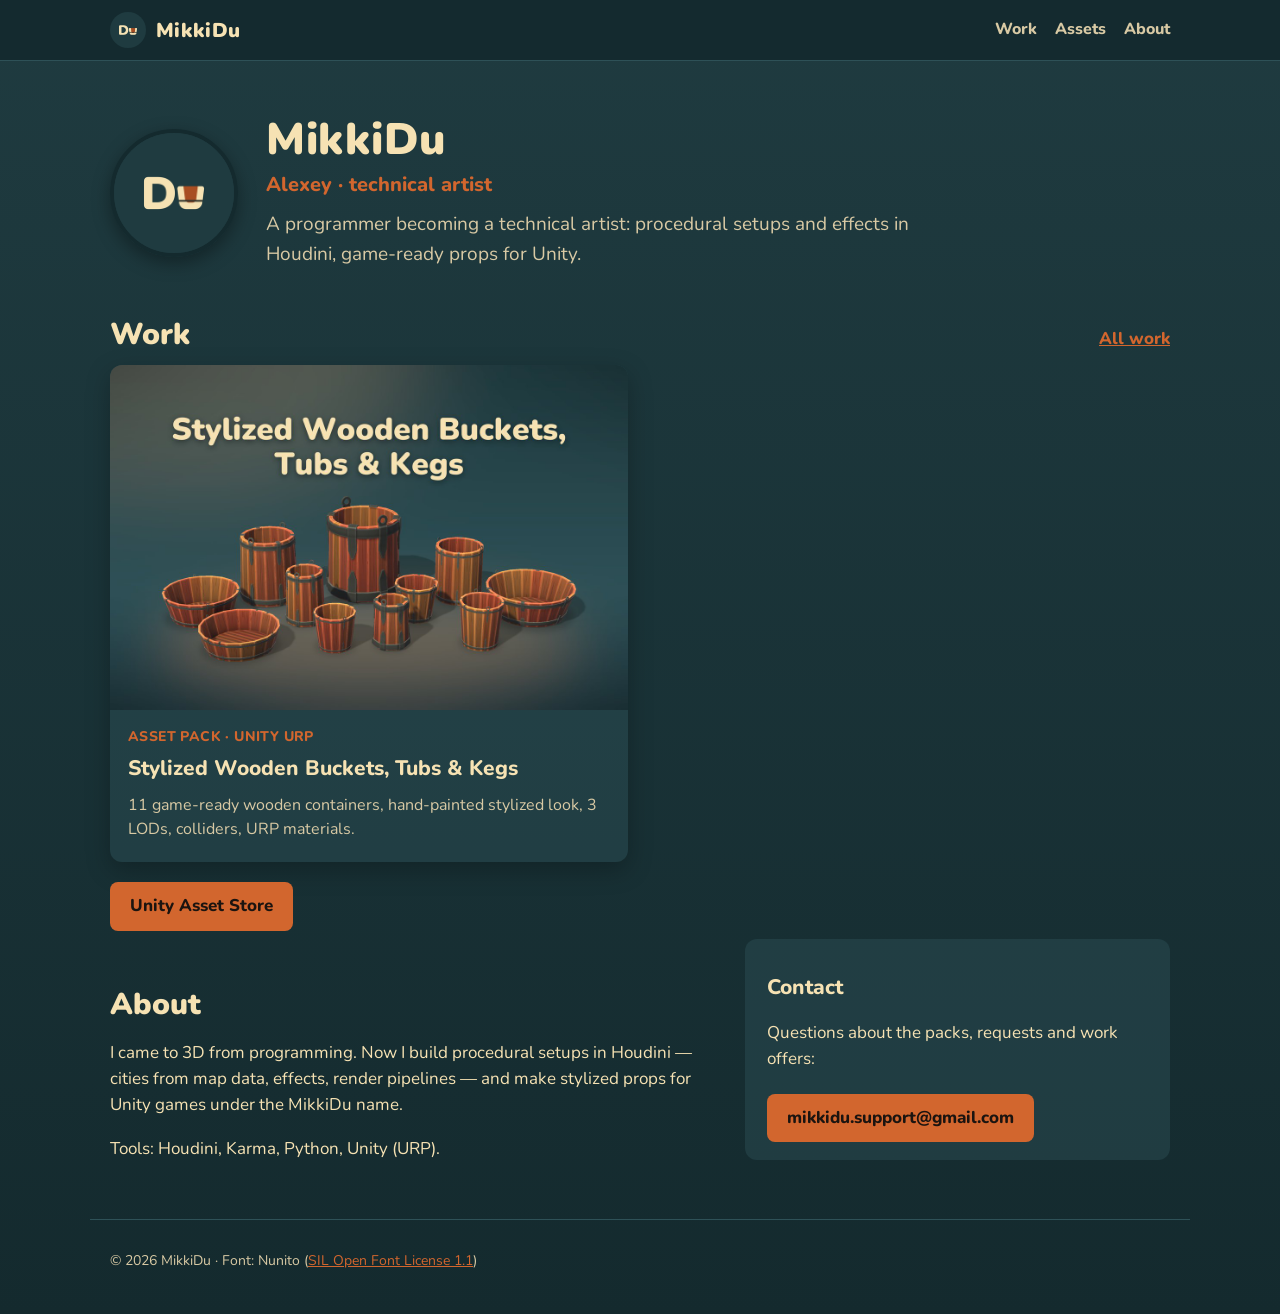
<file: index.html>
<!doctype html>
<html lang="en">
<head>
  <meta charset="utf-8">
  <meta name="viewport" content="width=device-width, initial-scale=1">
  <title>MikkiDu — Houdini, procedural tools and props for Unity</title>
  <meta name="description" content="MikkiDu: a programmer becoming a technical artist. Procedural setups and effects in Houdini, game-ready 3D props for Unity. First asset pack: Stylized Wooden Buckets, Tubs &amp; Kegs.">
  <link rel="icon" type="image/png" href="/images/favicon.png">
  <meta property="og:type" content="website">
  <meta property="og:title" content="MikkiDu — Houdini, procedural tools and props for Unity">
  <meta property="og:description" content="Work and asset packs by MikkiDu. First pack: Stylized Wooden Buckets, Tubs &amp; Kegs — 11 props for Unity.">
  <meta property="og:image" content="https://mikkidu.github.io/images/social.jpg">
  <meta property="og:url" content="https://mikkidu.github.io/">
  <link rel="stylesheet" href="/style.css">
</head>
<body>
  <header class="site-header">
    <div class="wrap bar">
      <a class="brand" href="/"><img src="/images/avatar.png" width="36" height="36" alt=""><span>MikkiDu</span></a>
      <nav class="nav" aria-label="Main">
        <a href="/work/">Work</a>
        <a href="/assets/">Assets</a>
        <a href="/#about">About</a>
      </nav>
    </div>
  </header>

  <main class="wrap">
    <section class="home-hero">
      <img class="avatar" src="/images/avatar.png" width="128" height="128" alt="MikkiDu logo: the letters Du, the u drawn as a bucket">
      <div>
        <h1>MikkiDu</h1>
        <p class="role">Alexey · technical artist</p>
        <p class="about-line">A programmer becoming a technical artist: procedural setups and effects in Houdini, game-ready props for Unity.</p>
      </div>
    </section>

    <section aria-labelledby="work-title">
      <div class="section-head">
        <h2 id="work-title">Work</h2>
        <a href="/work/">All work</a>
      </div>
      <div class="cards cards-2">
        <a class="card" id="pack-title" href="/assets/wooden-buckets/">
          <img class="card-media" src="/images/cover.jpg" width="1200" height="800" alt="All 11 wooden props: buckets, tubs, vats and kegs">
          <div class="card-body">
            <p class="kicker">Asset pack · Unity URP</p>
            <h3>Stylized Wooden Buckets, Tubs &amp; Kegs</h3>
            <p>11 game-ready wooden containers, hand-painted stylized look, 3 LODs, colliders, URP materials.</p>
          </div>
        </a>
      </div>
      <p class="store">
        <a class="button" href="https://assetstore.unity.com/packages/3d/props/exterior/stylized-wooden-buckets-tubs-kegs-11-hand-painted-props-421416">Unity Asset Store</a>
      </p>
    </section>

    <section class="about" id="about" aria-labelledby="about-title">
      <div>
        <h2 id="about-title">About</h2>
        <p>I came to 3D from programming. Now I build procedural setups in Houdini — cities from map data, effects, render pipelines — and make stylized props for Unity games under the MikkiDu name.</p>
        <p>Tools: Houdini, Karma, Python, Unity (URP).</p>
      </div>
      <div class="contact-box">
        <h3>Contact</h3>
        <p>Questions about the packs, requests and work offers:</p>
        <a class="button" href="mailto:mikkidu.support@gmail.com">mikkidu.support@gmail.com</a>
      </div>
    </section>
  </main>

  <footer class="wrap footer">
    <p>© 2026 MikkiDu · Font: Nunito (<a href="/fonts/OFL.txt">SIL Open Font License 1.1</a>)</p>
  </footer>
</body>
</html>
</file>
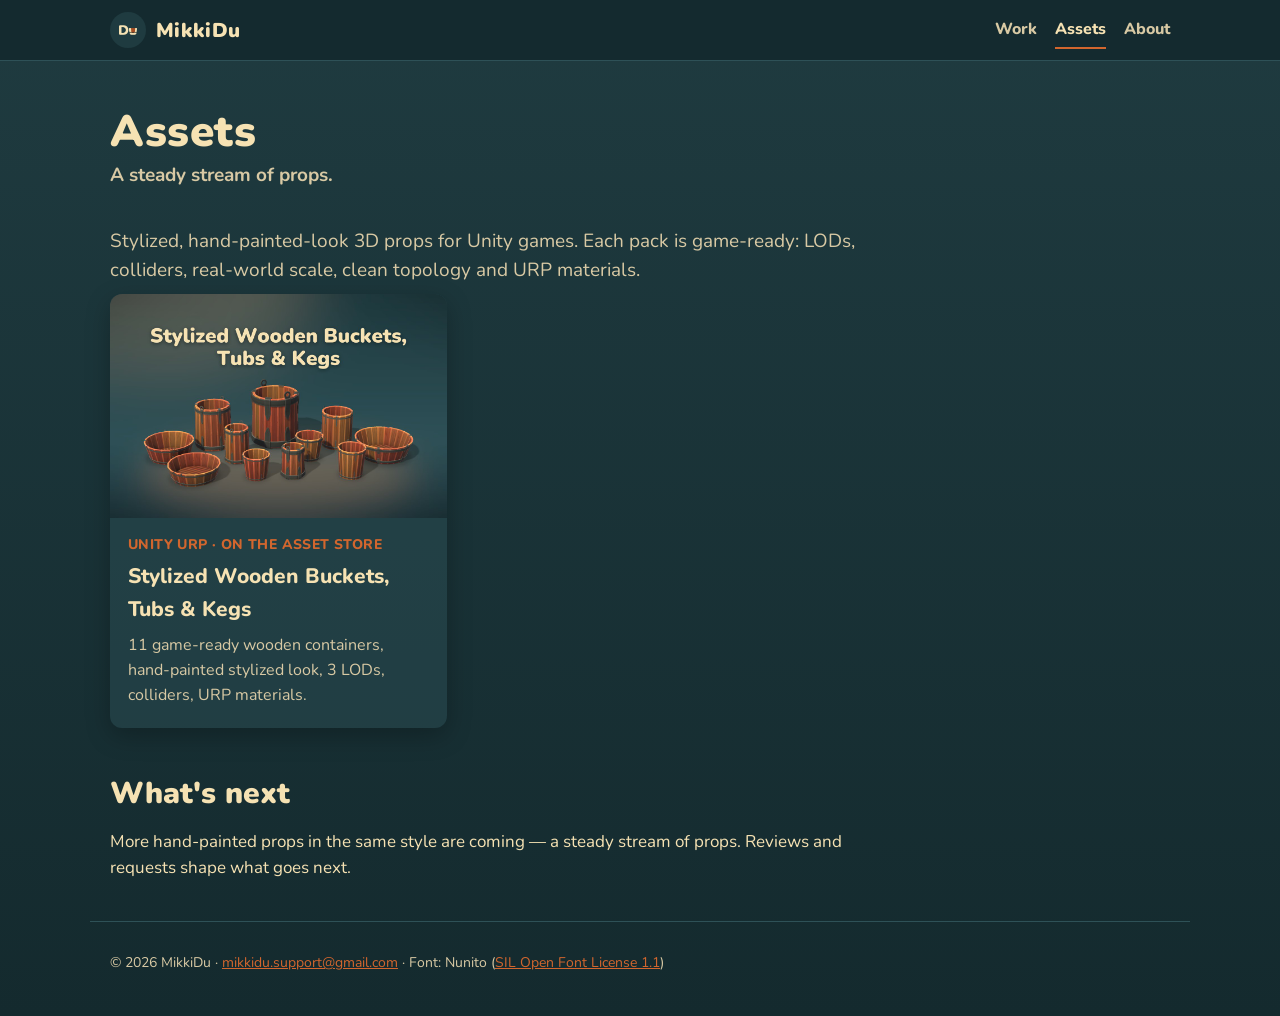
<file: assets/index.html>
<!doctype html>
<html lang="en">
<head>
  <meta charset="utf-8">
  <meta name="viewport" content="width=device-width, initial-scale=1">
  <title>Assets — MikkiDu</title>
  <meta name="description" content="Stylized, hand-painted-look 3D props for Unity games by MikkiDu.">
  <link rel="icon" type="image/png" href="/images/favicon.png">
  <meta property="og:type" content="website">
  <meta property="og:title" content="Assets — MikkiDu">
  <meta property="og:image" content="https://mikkidu.github.io/images/social.jpg">
  <meta property="og:url" content="https://mikkidu.github.io/assets/">
  <link rel="stylesheet" href="/style.css">
</head>
<body>
  <header class="site-header">
    <div class="wrap bar">
      <a class="brand" href="/"><img src="/images/avatar.png" width="36" height="36" alt=""><span>MikkiDu</span></a>
      <nav class="nav" aria-label="Main">
        <a href="/work/">Work</a>
        <a href="/assets/" aria-current="page">Assets</a>
        <a href="/#about">About</a>
      </nav>
    </div>
  </header>

  <main class="wrap">
    <h1>Assets</h1>
    <p class="tagline">A steady stream of props.</p>
    <p class="intro">Stylized, hand-painted-look 3D props for Unity games. Each pack is game-ready: LODs, colliders, real-world scale, clean topology and URP materials.</p>

    <div class="cards">
      <a class="card" href="/assets/wooden-buckets/">
        <img class="card-media" src="/images/cover.jpg" width="1200" height="800" alt="All 11 wooden props: buckets, tubs, vats and kegs">
        <div class="card-body">
          <p class="kicker">Unity URP · on the Asset Store</p>
          <h3>Stylized Wooden Buckets, Tubs &amp; Kegs</h3>
          <p>11 game-ready wooden containers, hand-painted stylized look, 3 LODs, colliders, URP materials.</p>
        </div>
      </a>
    </div>

    <section class="roadmap" aria-labelledby="roadmap-title">
      <h2 id="roadmap-title">What's next</h2>
      <p>More hand-painted props in the same style are coming — a steady stream of props. Reviews and requests shape what goes next.</p>
    </section>
  </main>

  <footer class="wrap footer">
    <p>© 2026 MikkiDu · <a href="mailto:mikkidu.support@gmail.com">mikkidu.support@gmail.com</a> · Font: Nunito (<a href="/fonts/OFL.txt">SIL Open Font License 1.1</a>)</p>
  </footer>
</body>
</html>
</file>
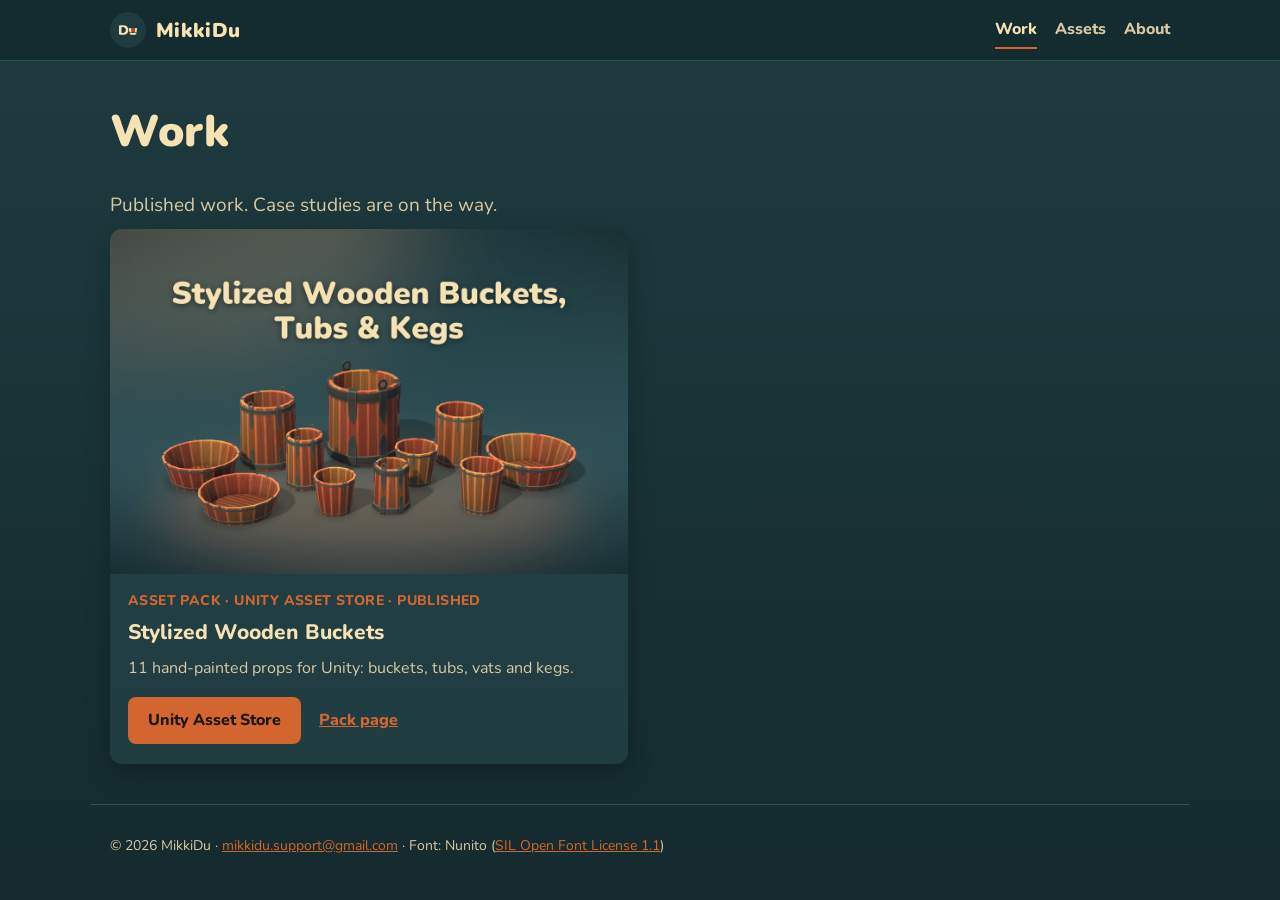
<file: work/index.html>
<!doctype html>
<html lang="en">
<head>
  <meta charset="utf-8">
  <meta name="viewport" content="width=device-width, initial-scale=1">
  <title>Work — MikkiDu</title>
  <meta name="description" content="Houdini and tech-art work by MikkiDu: case studies with stages, decisions and numbers.">
  <link rel="icon" type="image/png" href="/images/favicon.png">
  <meta property="og:type" content="website">
  <meta property="og:title" content="Work — MikkiDu">
  <meta property="og:image" content="https://mikkidu.github.io/images/social.jpg">
  <meta property="og:url" content="https://mikkidu.github.io/work/">
  <link rel="stylesheet" href="/style.css">
</head>
<body>
  <header class="site-header">
    <div class="wrap bar">
      <a class="brand" href="/"><img src="/images/avatar.png" width="36" height="36" alt=""><span>MikkiDu</span></a>
      <nav class="nav" aria-label="Main">
        <a href="/work/" aria-current="page">Work</a>
        <a href="/assets/">Assets</a>
        <a href="/#about">About</a>
      </nav>
    </div>
  </header>

  <main class="wrap">
    <h1>Work</h1>
    <p class="intro">Published work. Case studies are on the way.</p>

    <div class="cards cards-2">
      <!-- published work first: the pack card has two links, so it is a div, not one big link -->
      <div class="card card-links">
        <a href="/assets/wooden-buckets/"><img class="card-media" src="/images/cover.jpg" width="1200" height="800" alt="All 11 wooden props: buckets, tubs, vats and kegs"></a>
        <div class="card-body">
          <p class="kicker">Asset pack · Unity Asset Store · published</p>
          <h3><a href="/assets/wooden-buckets/">Stylized Wooden Buckets</a></h3>
          <p>11 hand-painted props for Unity: buckets, tubs, vats and kegs.</p>
          <p class="card-actions">
            <a class="button" href="https://assetstore.unity.com/packages/3d/props/exterior/stylized-wooden-buckets-tubs-kegs-11-hand-painted-props-421416">Unity Asset Store</a>
            <a class="link-more" href="/assets/wooden-buckets/">Pack page</a>
          </p>
        </div>
      </div>
    </div>
  </main>

  <footer class="wrap footer">
    <p>© 2026 MikkiDu · <a href="mailto:mikkidu.support@gmail.com">mikkidu.support@gmail.com</a> · Font: Nunito (<a href="/fonts/OFL.txt">SIL Open Font License 1.1</a>)</p>
  </footer>
</body>
</html>
</file>
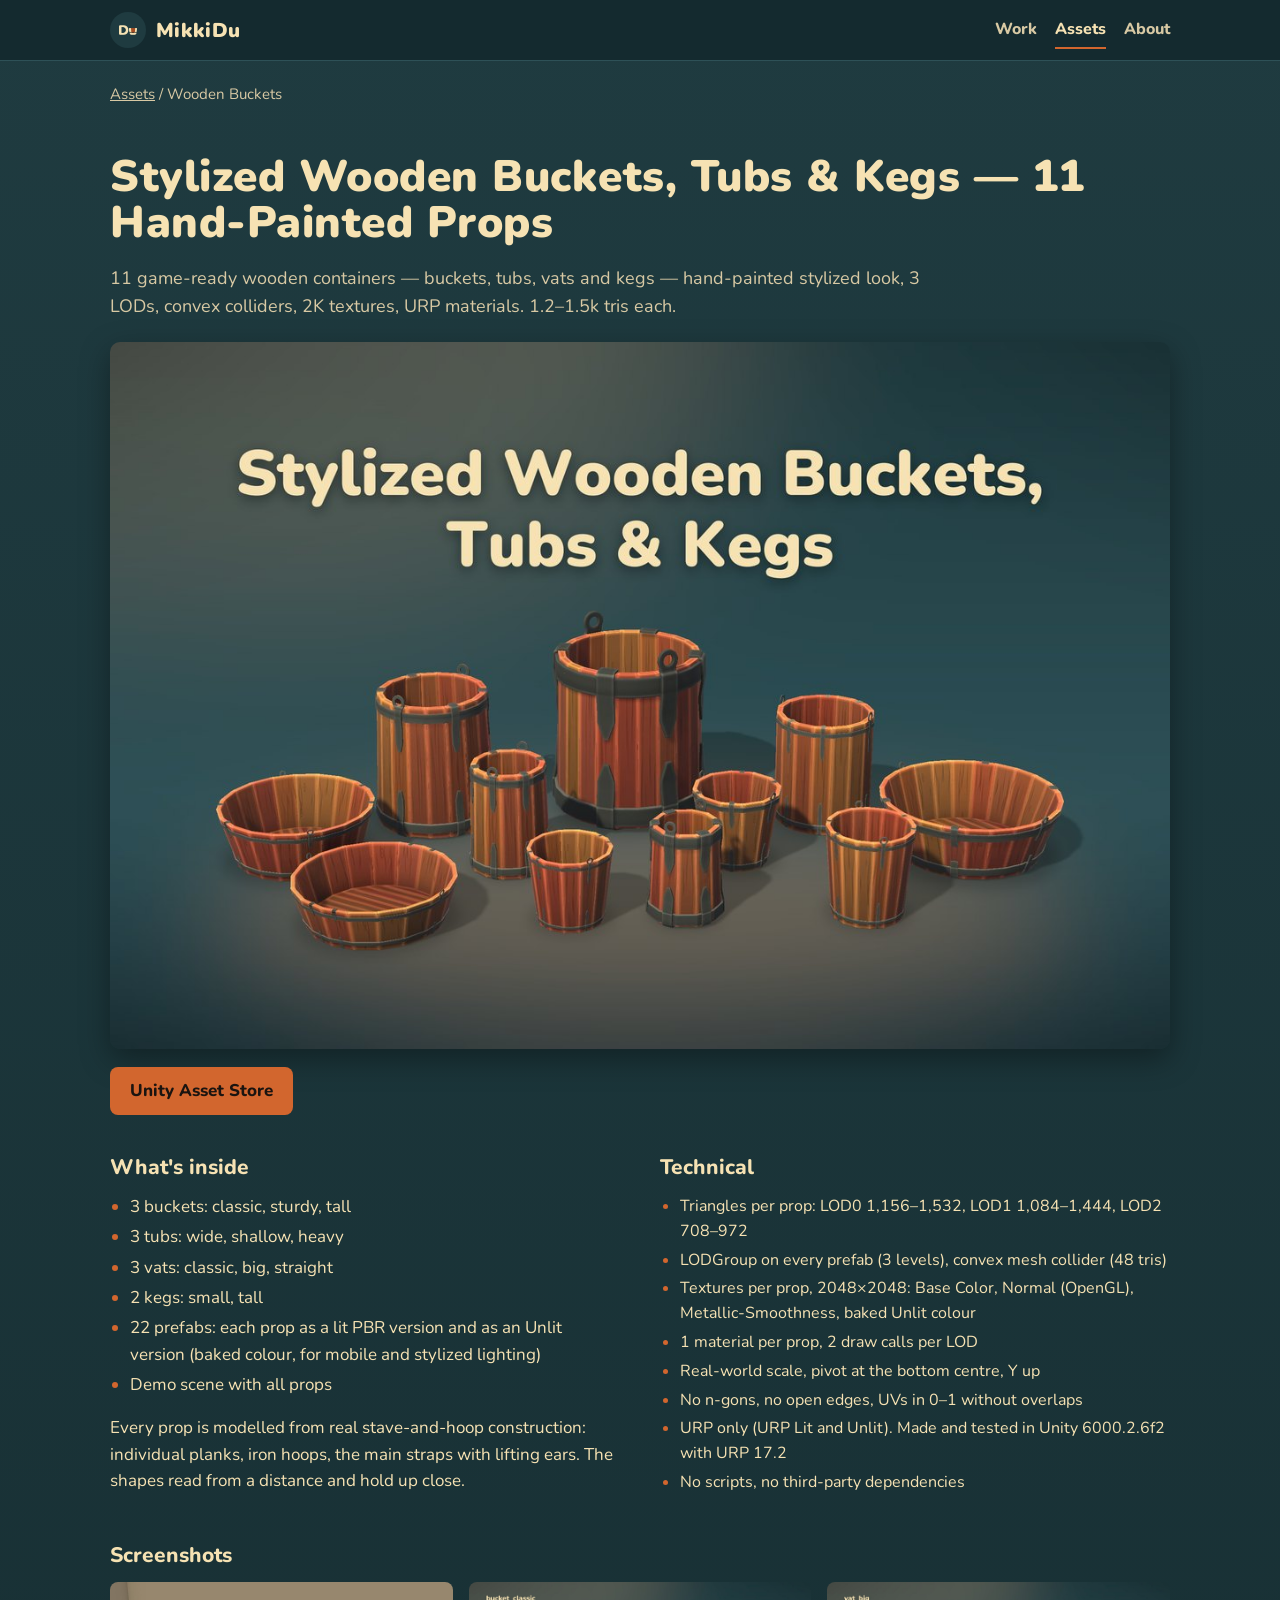
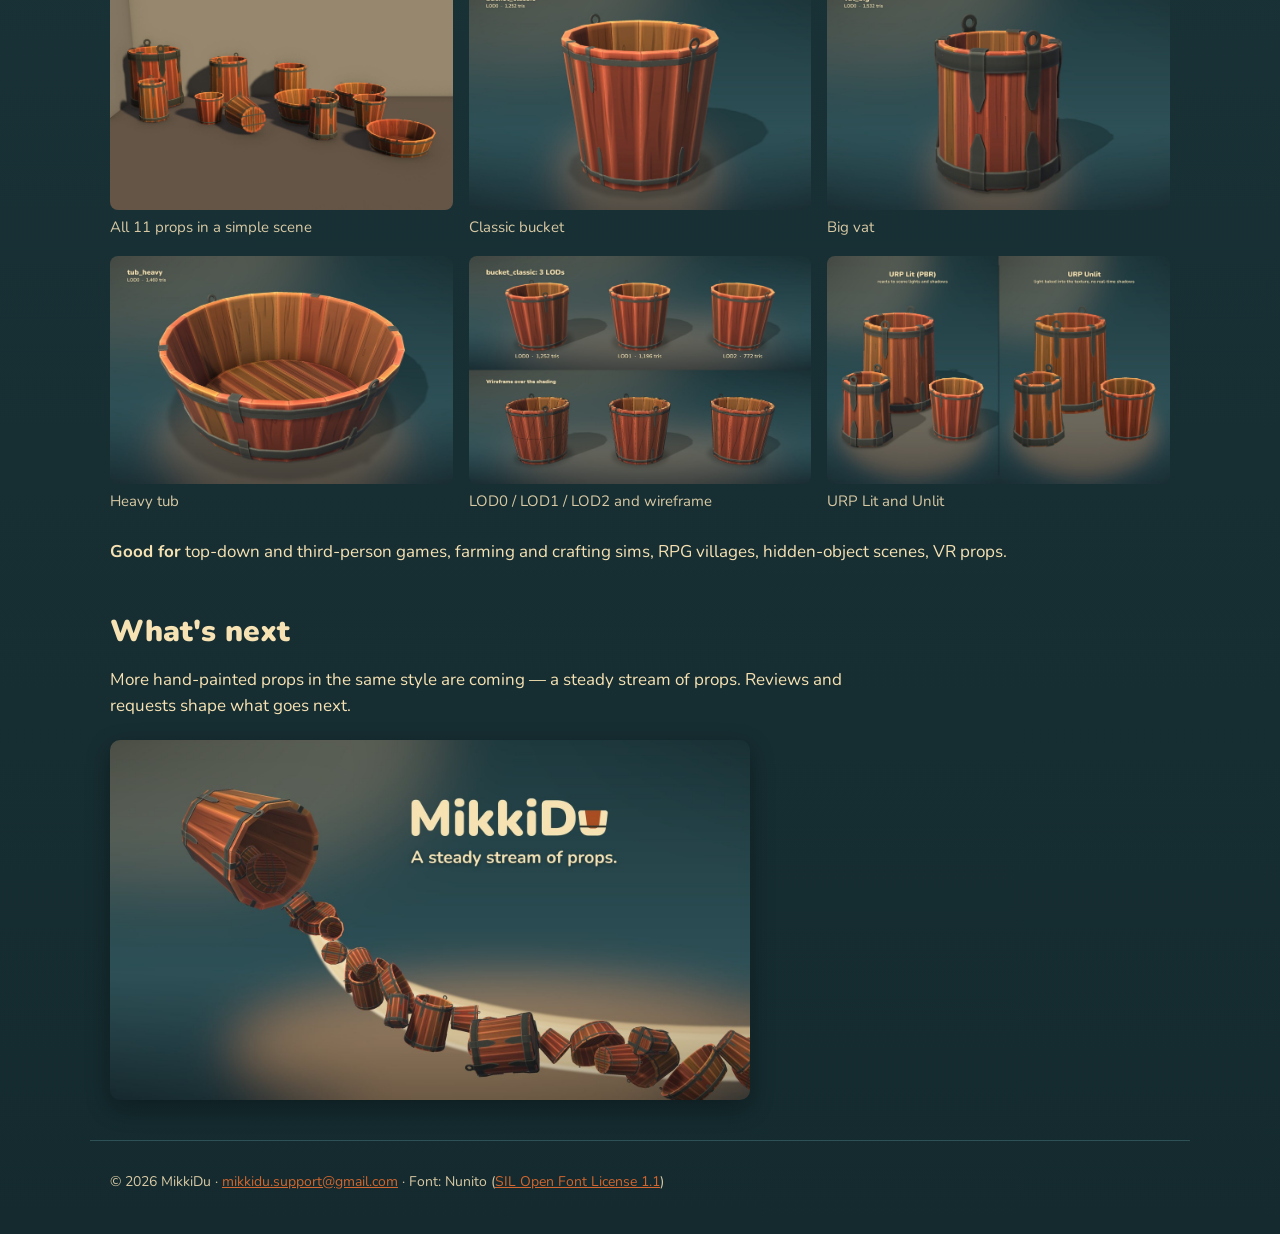
<file: assets/wooden-buckets/index.html>
<!doctype html>
<html lang="en">
<head>
  <meta charset="utf-8">
  <meta name="viewport" content="width=device-width, initial-scale=1">
  <title>Stylized Wooden Buckets, Tubs &amp; Kegs — MikkiDu</title>
  <meta name="description" content="Stylized Wooden Buckets, Tubs &amp; Kegs — 11 hand-painted-look props for Unity with LODs, colliders and URP materials.">
  <link rel="icon" type="image/png" href="/images/favicon.png">
  <meta property="og:type" content="website">
  <meta property="og:title" content="Stylized Wooden Buckets, Tubs &amp; Kegs — MikkiDu">
  <meta property="og:description" content="Stylized 3D props for Unity: 11 wooden buckets, tubs, vats and kegs.">
  <meta property="og:image" content="https://mikkidu.github.io/images/social.jpg">
  <meta property="og:url" content="https://mikkidu.github.io/assets/wooden-buckets/">
  <link rel="stylesheet" href="/style.css">
</head>
<body>
  <header class="site-header">
    <div class="wrap bar">
      <a class="brand" href="/"><img src="/images/avatar.png" width="36" height="36" alt=""><span>MikkiDu</span></a>
      <nav class="nav" aria-label="Main">
        <a href="/work/">Work</a>
        <a href="/assets/" aria-current="page">Assets</a>
        <a href="/#about">About</a>
      </nav>
    </div>
  </header>

  <main class="wrap">
    <p class="crumbs"><a href="/assets/">Assets</a> / Wooden Buckets</p>

    <section class="pack" aria-labelledby="pack-title">
      <h1 id="pack-title">Stylized Wooden Buckets, Tubs &amp; Kegs — 11 Hand-Painted Props</h1>
      <p class="lead">11 game-ready wooden containers — buckets, tubs, vats and kegs — hand-painted stylized look, 3 LODs, convex colliders, 2K textures, URP materials. 1.2–1.5k tris each.</p>

      <img class="cover" src="/images/cover.jpg" width="1200" height="800"
           alt="All 11 wooden props: buckets, tubs, vats and kegs, under the title Stylized Wooden Buckets, Tubs and Kegs">

      <p class="store">
        <a class="button" href="https://assetstore.unity.com/packages/3d/props/exterior/stylized-wooden-buckets-tubs-kegs-11-hand-painted-props-421416">Unity Asset Store</a>
      </p>

      <div class="cols">
        <div>
          <h3>What's inside</h3>
          <ul>
            <li>3 buckets: classic, sturdy, tall</li>
            <li>3 tubs: wide, shallow, heavy</li>
            <li>3 vats: classic, big, straight</li>
            <li>2 kegs: small, tall</li>
            <li>22 prefabs: each prop as a lit PBR version and as an Unlit version (baked colour, for mobile and stylized lighting)</li>
            <li>Demo scene with all props</li>
          </ul>
          <p>Every prop is modelled from real stave-and-hoop construction: individual planks, iron hoops, the main straps with lifting ears. The shapes read from a distance and hold up close.</p>
        </div>
        <div>
          <h3>Technical</h3>
          <ul class="tech">
            <li>Triangles per prop: LOD0 1,156–1,532, LOD1 1,084–1,444, LOD2 708–972</li>
            <li>LODGroup on every prefab (3 levels), convex mesh collider (48 tris)</li>
            <li>Textures per prop, 2048×2048: Base Color, Normal (OpenGL), Metallic-Smoothness, baked Unlit colour</li>
            <li>1 material per prop, 2 draw calls per LOD</li>
            <li>Real-world scale, pivot at the bottom centre, Y up</li>
            <li>No n-gons, no open edges, UVs in 0–1 without overlaps</li>
            <li>URP only (URP Lit and Unlit). Made and tested in Unity 6000.2.6f2 with URP 17.2</li>
            <li>No scripts, no third-party dependencies</li>
          </ul>
        </div>
      </div>

      <h3>Screenshots</h3>
      <div class="gallery">
        <figure><a href="/images/shot1.jpg"><img src="/images/shot1.jpg" width="1600" height="1067" loading="lazy" alt="All 11 props in the corner of a storeroom"></a><figcaption>All 11 props in a simple scene</figcaption></figure>
        <figure><a href="/images/shot2.jpg"><img src="/images/shot2.jpg" width="1600" height="1067" loading="lazy" alt="The classic bucket, close up"></a><figcaption>Classic bucket</figcaption></figure>
        <figure><a href="/images/shot3.jpg"><img src="/images/shot3.jpg" width="1600" height="1067" loading="lazy" alt="The big vat with heavy iron straps and lifting ears"></a><figcaption>Big vat</figcaption></figure>
        <figure><a href="/images/shot4.jpg"><img src="/images/shot4.jpg" width="1600" height="1067" loading="lazy" alt="The heavy tub from above, showing the painted bottom"></a><figcaption>Heavy tub</figcaption></figure>
        <figure><a href="/images/shot5.jpg"><img src="/images/shot5.jpg" width="1600" height="1067" loading="lazy" alt="The classic bucket at LOD0, LOD1 and LOD2, with the wireframe over the shading"></a><figcaption>LOD0 / LOD1 / LOD2 and wireframe</figcaption></figure>
        <figure><a href="/images/shot6.jpg"><img src="/images/shot6.jpg" width="1600" height="1067" loading="lazy" alt="The same props with URP Lit and URP Unlit materials side by side"></a><figcaption>URP Lit and Unlit</figcaption></figure>
      </div>

      <p class="good-for"><strong>Good for</strong> top-down and third-person games, farming and crafting sims, RPG villages, hidden-object scenes, VR props.</p>
    </section>

    <section class="roadmap" aria-labelledby="roadmap-title">
      <h2 id="roadmap-title">What's next</h2>
      <p>More hand-painted props in the same style are coming — a steady stream of props. Reviews and requests shape what goes next.</p>
      <img class="banner-small" src="/images/banner.jpg" width="1600" height="900" loading="lazy"
           alt="A big wooden bucket tipped over, pouring a stream of wooden props, next to the MikkiDu wordmark">
    </section>
  </main>

  <footer class="wrap footer">
    <p>© 2026 MikkiDu · <a href="mailto:mikkidu.support@gmail.com">mikkidu.support@gmail.com</a> · Font: Nunito (<a href="/fonts/OFL.txt">SIL Open Font License 1.1</a>)</p>
  </footer>
</body>
</html>
</file>
<file: style.css>
/* MikkiDu site — brand palette from render/brand/final/brand.md
   One stylesheet for every page. Pages link it as /style.css (root-absolute),
   so a Russian mirror under /ru/ uses the same file. */
@font-face {
  font-family: "Nunito";
  src: url("fonts/Nunito.ttf") format("truetype");
  font-weight: 200 1000;
  font-display: swap;
}

:root {
  --teal: #1f3b40;
  --teal-deep: #142a2e;
  --teal-soft: #2e5157;
  --wood: #d2662e;
  --wood-deep: #a84e22;
  --cream: #f6e2b3;
  --cream-dim: #d8c9a4;
  --iron: #33362e;
}

* { box-sizing: border-box; }

html { background: var(--teal-deep); }

body {
  margin: 0;
  font-family: "Nunito", system-ui, -apple-system, "Segoe UI", sans-serif;
  font-size: 17px;
  line-height: 1.55;
  color: var(--cream);
  background: linear-gradient(180deg, var(--teal) 0%, var(--teal-deep) 100%) no-repeat;
  min-height: 100vh;
  overflow-wrap: break-word;
}

img { display: block; max-width: 100%; height: auto; }
a { color: var(--wood); }
a:hover { color: var(--cream); }

.wrap { max-width: 1100px; margin: 0 auto; padding: 0 20px; }

/* ---------- shared header and menu (same markup on every page) ---------- */
.site-header { background: rgba(20, 42, 46, .92); border-bottom: 1px solid var(--teal-soft); position: sticky; top: 0; z-index: 10; }
.bar { display: flex; align-items: center; justify-content: space-between; gap: 8px 20px; flex-wrap: wrap; min-height: 60px; }
.brand { display: flex; align-items: center; gap: 10px; color: var(--cream); text-decoration: none; font-weight: 900; font-size: 20px; letter-spacing: .3px; }
.brand img { width: 36px; height: 36px; border-radius: 50%; }
.brand:hover { color: var(--cream); }
.nav { display: flex; align-items: center; gap: 4px 18px; flex-wrap: wrap; }
.nav a { color: var(--cream-dim); text-decoration: none; font-weight: 800; font-size: 16px; padding: 6px 0; border-bottom: 2px solid transparent; }
.nav a:hover { color: var(--cream); }
.nav a[aria-current="page"] { color: var(--cream); border-bottom-color: var(--wood); }
/* language switch: add <a class="lang" hreflang="ru" href="/ru/..."> in .nav once the mirror page exists */
.nav .lang { font-size: 14px; border: 1px solid var(--teal-soft); border-radius: 6px; padding: 2px 8px; }

.crumbs { font-size: 15px; color: var(--cream-dim); margin: 22px 0 0; }
.crumbs a { color: var(--cream-dim); }

/* ---------- home ---------- */
.home-hero { display: flex; align-items: center; gap: 28px; padding-top: 56px; }
.home-hero .avatar { width: 128px; height: 128px; }
.home-hero h1 { margin-top: 0; }
.role { margin: 0; font-weight: 800; font-size: 20px; color: var(--wood); }
.about-line { margin: 10px 0 0; font-size: 19px; color: var(--cream-dim); max-width: 680px; }

.section-head { display: flex; align-items: baseline; justify-content: space-between; gap: 12px; flex-wrap: wrap; }
.section-head a { font-weight: 800; }

.cards { display: grid; grid-template-columns: repeat(auto-fill, minmax(300px, 1fr)); gap: 24px; }
.card { display: flex; flex-direction: column; background: rgba(46, 81, 87, .45); border-radius: 12px; overflow: hidden; color: var(--cream); text-decoration: none; box-shadow: 0 8px 24px rgba(0, 0, 0, .25); transition: transform .15s ease; }
.card:hover { color: var(--cream); transform: translateY(-3px); }
.card-media { aspect-ratio: 3 / 2; width: 100%; object-fit: cover; }
.card .ph.card-media { aspect-ratio: 3 / 2; border-radius: 0; border-width: 0 0 2px; }
.cards-2 { grid-template-columns: repeat(2, 1fr); }
.cards + .store { margin-top: 20px; }
.card-body { padding: 16px 18px 20px; }
.card-body h3 { margin: 4px 0 8px; }
.card-body p { margin: 0; color: var(--cream-dim); font-size: 16px; }
.card-links:hover { transform: none; }
.card-links h3 a { color: var(--cream); text-decoration: none; }
.card-links h3 a:hover { color: var(--wood); }
.card-actions { display: flex; flex-wrap: wrap; align-items: center; gap: 10px 18px; margin-top: 16px !important; }
.card-actions .button { color: #1b1410; }
.link-more { font-weight: 800; color: var(--wood); }
.kicker { font-size: 14px !important; font-weight: 800; letter-spacing: .4px; text-transform: uppercase; color: var(--wood) !important; }

.about { display: grid; grid-template-columns: 1.4fr 1fr; gap: 8px 40px; }
.contact-box { background: rgba(46, 81, 87, .45); border-radius: 12px; padding: 4px 22px 18px; align-self: start; }
.contact-box .button { margin-top: 4px; }

/* ---------- asset pack page (moved from the old single page) ---------- */
/* the banner is shown whole: cropping it cut the top of the big bucket off */
.hero-banner { width: 100%; max-width: 1600px; margin: 0 auto; }
.hero-id { display: flex; align-items: center; gap: 20px; margin-top: -56px; position: relative; }
.avatar {
  width: 112px; height: 112px; border-radius: 50%;
  border: 4px solid var(--teal-deep); box-shadow: 0 6px 18px rgba(0, 0, 0, .35);
  flex: none;
}
h1 { font-weight: 900; font-size: 44px; line-height: 1.05; margin: 48px 0 6px; letter-spacing: .5px; }
.tagline { margin: 0; color: var(--cream-dim); font-weight: 700; font-size: 19px; }

main { padding-bottom: 24px; }
.intro { font-size: 19px; max-width: 760px; margin: 36px 0 8px; color: var(--cream-dim); }

h2 { font-weight: 900; font-size: 30px; line-height: 1.2; margin: 48px 0 12px; }
h3 { font-weight: 800; font-size: 21px; margin: 28px 0 10px; color: var(--cream); }
.lead { font-size: 18px; color: var(--cream-dim); max-width: 820px; }

.cover { width: 100%; border-radius: 10px; margin: 22px 0 18px; box-shadow: 0 10px 30px rgba(0, 0, 0, .35); }

.store { display: flex; flex-wrap: wrap; align-items: center; gap: 12px 16px; margin: 6px 0 8px; }
.button {
  display: inline-block; padding: 11px 20px; border-radius: 8px;
  background: var(--wood); color: #1b1410; font-weight: 800; text-decoration: none;
}
.button:hover { background: var(--cream); color: var(--teal-deep); }

.cols { display: grid; grid-template-columns: 1fr 1fr; gap: 8px 40px; }
ul { padding-left: 20px; margin: 0 0 12px; }
li { margin: 4px 0; }
li::marker { color: var(--wood); }
.tech li { font-size: 16px; }

.gallery { display: grid; grid-template-columns: repeat(3, 1fr); gap: 16px; }
figure { margin: 0; }
figure img { width: 100%; border-radius: 8px; transition: transform .15s ease; }
figure a:hover img { transform: scale(1.015); }
figcaption { font-size: 15px; color: var(--cream-dim); margin-top: 6px; }

.good-for { margin-top: 26px; }
.roadmap p { max-width: 760px; }
/* brand banner at the end of the pack page: text width, not taller than 360 px; shown whole, never cropped */
.banner-small { display: block; width: auto; height: auto; max-width: 100%; max-height: 360px; border-radius: 10px; margin: 20px 0 0; box-shadow: 0 8px 24px rgba(0, 0, 0, .3); }

/* ---------- case study ---------- */
.draft-flag { margin: 20px 0 0; padding: 10px 14px; border: 2px dashed var(--wood); border-radius: 8px; color: var(--cream); font-size: 15px; }
.case-hero { display: grid; grid-template-columns: 1fr 300px; gap: 32px; align-items: center; }
.case-hero h1 { font-size: 48px; margin-top: 28px; }
.subtitle { margin: 0 0 14px; font-size: 22px; font-weight: 800; color: var(--wood); }
.fact-strip { display: grid; grid-template-columns: repeat(2, minmax(0, 1fr)); gap: 10px 24px; margin: 22px 0 0; padding: 16px 18px; border-radius: 10px; background: rgba(46, 81, 87, .45); max-width: 620px; }
.fact-strip div { margin: 0; }
.fact-strip .wide { grid-column: 1 / -1; }
.fact-strip dt { font-size: 13px; font-weight: 800; letter-spacing: .4px; text-transform: uppercase; color: var(--wood); }
.fact-strip dd { margin: 0; font-weight: 700; }
.case p, .case li { max-width: 820px; }
.case h2 { border-top: 1px solid var(--teal-soft); padding-top: 32px; }
.case h2 .num { color: var(--wood); }
.big-num { font-size: 17px; color: var(--cream-dim); padding: 4px 0 4px 14px; border-left: 4px solid var(--wood); }
.big-num strong { font-size: 30px; font-weight: 900; line-height: 1.2; color: var(--cream); }
.credits p { color: var(--cream-dim); }

/* image placeholder: candidate number; the figcaption under it is the real caption.
   --ar = the image's own width / height; tall images are capped at 720 px height. */
.ph {
  display: flex; flex-direction: column; align-items: center; justify-content: center; gap: 4px;
  text-align: center; padding: 12px; margin: 0;
  aspect-ratio: 16 / 9; border: 2px dashed rgba(246, 226, 179, .35); border-radius: 8px;
  background: repeating-linear-gradient(45deg, rgba(246, 226, 179, .04) 0 12px, transparent 12px 24px), rgba(46, 81, 87, .5);
  color: var(--cream-dim); font-size: 14px; line-height: 1.35;
}
.ph b { font-size: 26px; color: var(--wood); line-height: 1; }
.ph[style*="--ar"] { aspect-ratio: var(--ar); width: min(100%, calc(var(--cap, 720px) * (var(--ar)))); }
.ph .rights { margin-top: 6px; padding: 2px 8px; border-radius: 999px; background: var(--wood-deep); color: var(--cream); font-size: 12px; font-weight: 800; }
.ph-tall { aspect-ratio: 9 / 16; }
.video-slot { width: 100%; }

/* case block: picture beside the text (alternating sides), key number first */
.block h2 { margin-bottom: 18px; }
.row { display: grid; grid-template-columns: minmax(0, 1fr) minmax(0, 1fr); gap: 20px 40px; align-items: start; --cap: 420px; }
.row.flip .media { order: 2; }
.media { display: grid; gap: 16px; align-items: start; }
.media.two { grid-template-columns: repeat(2, minmax(0, 1fr)); }
.media .span { grid-column: 1 / -1; }
.media figure, .frames figure { display: flex; flex-direction: column; align-items: center; margin: 0; }
.media figcaption, .frames figcaption { align-self: stretch; font-size: 14px; }
.copy > :first-child { margin-top: 0; }
.row.wide { grid-template-columns: minmax(0, 1fr); --cap: 520px; }
.row.wide .media { order: 0; }
.media img, .frames img { width: auto; max-width: 100%; height: auto; max-height: var(--cap, 720px); border-radius: 8px; }
.media a, .frames a, .media picture { display: block; max-width: 100%; }
.media a:hover img, .frames a:hover img { transform: none; outline: 2px solid var(--wood); }
.group-cap { grid-column: 1 / -1; margin: -4px 0 0; font-size: 14px; color: var(--cream-dim); }
/* block 03: 15c sits alone under 15b (the "after" column); the group caption fills the cell beside it */
.media .last-after { grid-column: 2; }
.group-cap.cap-left { grid-column: 1; grid-row: 3; align-self: center; margin: 0; font-size: 15px; }
.frames { display: grid; grid-template-columns: repeat(6, minmax(0, 1fr)); gap: 14px; margin-top: 18px; align-items: start; }

.fold { margin-top: 12px; border: 1px solid var(--teal-soft); border-radius: 10px; padding: 0 16px; }
.fold summary { cursor: pointer; padding: 12px 0; font-weight: 800; color: var(--cream); list-style: none; }
.fold summary::-webkit-details-marker { display: none; }
.fold summary::before { content: "+"; display: inline-block; width: 1.2em; color: var(--wood); font-weight: 900; }
.fold[open] summary::before { content: "\2212"; }
.fold > :last-child { margin-bottom: 14px; }

.team { list-style: none; padding: 0; margin: 0; display: grid; grid-template-columns: repeat(auto-fill, minmax(190px, 1fr)); gap: 12px; }
.team li { margin: 0; padding: 12px 14px; border-radius: 10px; background: rgba(46, 81, 87, .45); font-size: 15px; line-height: 1.45; color: var(--cream-dim); }
.team b { display: block; color: var(--cream); font-size: 17px; }
.team .me { outline: 2px solid var(--wood); }

.timeline { list-style: none; padding: 0; margin: 0; max-width: 820px; }
.timeline li { display: grid; grid-template-columns: 90px 1fr; gap: 2px 14px; margin: 0; padding: 8px 0; border-bottom: 1px solid var(--teal-soft); font-size: 16px; }
.timeline .when { font-weight: 800; color: var(--wood); }

.tools { display: grid; grid-template-columns: 240px 1fr; gap: 0; margin: 0; max-width: 900px; }
.tools dt, .tools dd { margin: 0; padding: 10px 0; border-bottom: 1px solid var(--teal-soft); }
.tools dt { font-weight: 800; padding-right: 18px; }

.stats { list-style: none; padding: 0; display: grid; grid-template-columns: repeat(auto-fill, minmax(200px, 1fr)); gap: 14px; }
.stats li { margin: 0; padding: 16px 18px; border-radius: 10px; background: rgba(46, 81, 87, .45); color: var(--cream-dim); font-size: 15px; }
.stats b { display: block; white-space: nowrap; font-size: 28px; font-weight: 900; color: var(--cream); line-height: 1.1; }

.footer { border-top: 1px solid var(--teal-soft); margin-top: 40px; padding-top: 16px; padding-bottom: 28px; font-size: 14px; color: var(--cream-dim); }

/* phones and small tablets */
@media (max-width: 860px) {
  .gallery { grid-template-columns: repeat(2, 1fr); }
  .cols, .about { grid-template-columns: 1fr; }
  .case-hero { grid-template-columns: 1fr; }
  .case-hero .video-slot { max-width: 240px; margin: 0 auto; }
  .frames { grid-template-columns: repeat(3, minmax(0, 1fr)); }
  .row { grid-template-columns: 1fr; --cap: 460px; }
  .row.flip .media { order: 0; }
}
@media (max-width: 560px) {
  body { font-size: 16px; }
  .wrap { padding: 0 16px; }
  .bar { min-height: 52px; padding-top: 6px; padding-bottom: 6px; }
  .brand { font-size: 18px; }
  .nav { gap: 2px 14px; }
  .nav a { font-size: 15px; }
  .home-hero { flex-direction: column; align-items: flex-start; gap: 16px; padding-top: 32px; }
  .home-hero .avatar { width: 88px; height: 88px; }
  .hero-id { margin-top: -40px; gap: 14px; }
  .avatar { width: 84px; height: 84px; border-width: 3px; }
  h1 { font-size: 32px; margin-top: 40px; }
  .case-hero h1 { font-size: 36px; }
  .subtitle { font-size: 19px; }
  .fact-strip { grid-template-columns: 1fr; padding: 14px 16px; }
  .big-num strong { font-size: 24px; }
  .tagline, .role { font-size: 16px; }
  h2 { font-size: 24px; }
  .intro, .lead, .about-line { font-size: 16px; }
  .gallery { grid-template-columns: 1fr; }
  .cards { grid-template-columns: 1fr; }
  .row { --cap: 400px; }
  .row.wide .media.two { grid-template-columns: 1fr; }
  .media .last-after, .group-cap.cap-left { grid-column: auto; grid-row: auto; }
  .row.wide { --cap: 900px; }
  .frames { grid-template-columns: repeat(2, minmax(0, 1fr)); gap: 12px; }
  .frames figcaption { font-size: 13px; line-height: 1.35; }
  .team { grid-template-columns: repeat(2, minmax(0, 1fr)); gap: 10px; }
  .team li { font-size: 14px; padding: 10px 12px; }
  .timeline li { grid-template-columns: 1fr; gap: 0; }
  .tools { grid-template-columns: 1fr; }
  .tools dt { border-bottom: 0; padding-bottom: 0; }
  .tools dd { padding-top: 2px; }
}
</file>
